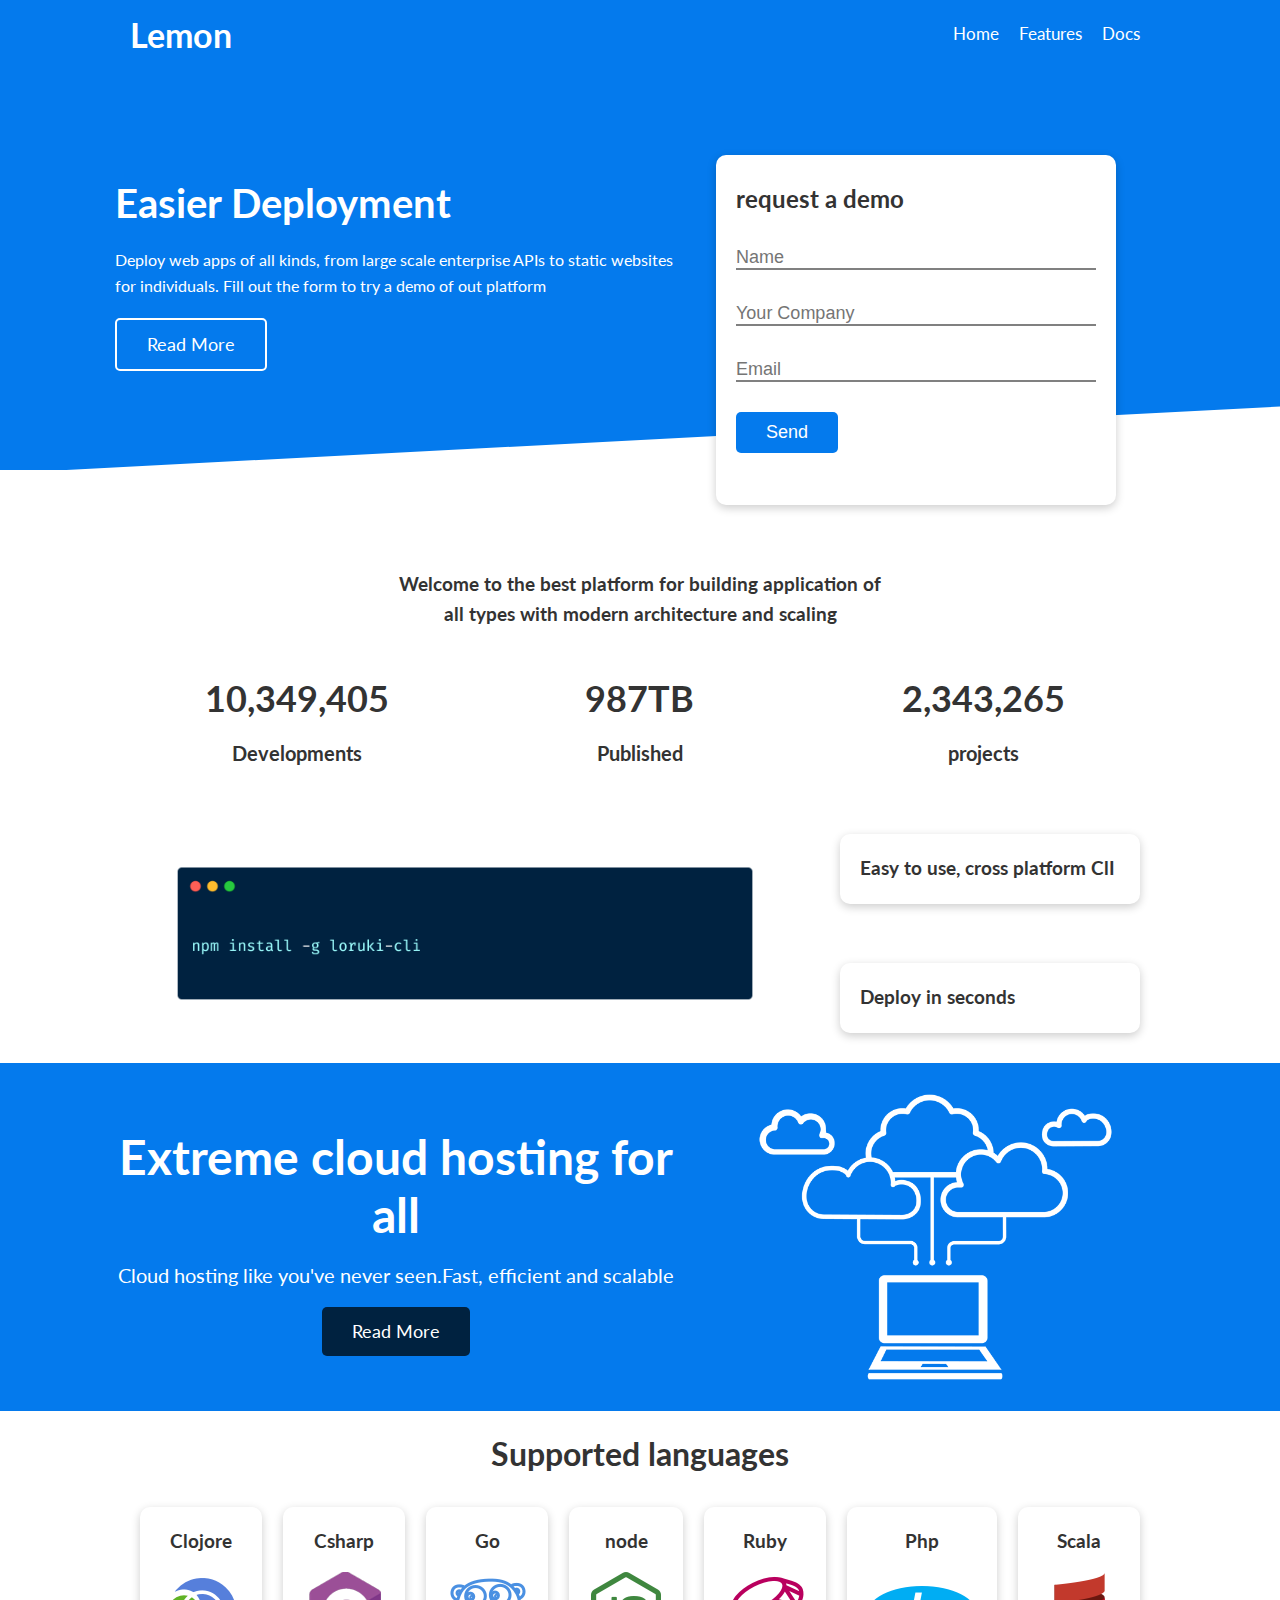
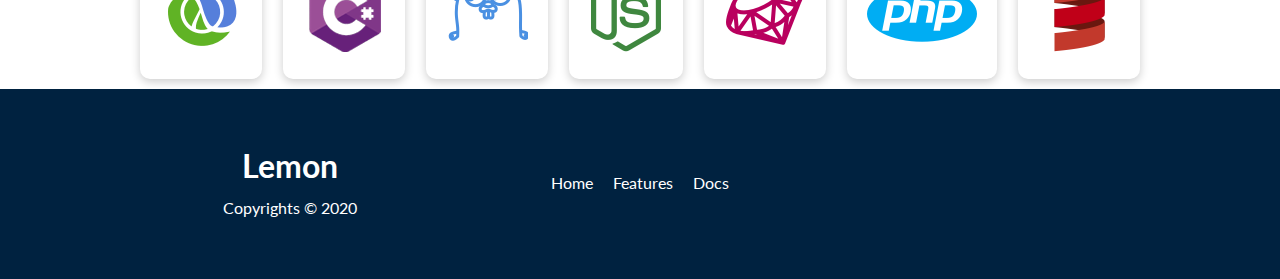
<file: index.html>
<!DOCTYPE html>
<html lang="en">
<head>
  <meta charset="UTF-8">
  <meta http-equiv="X-UA-Compatible" content="IE=edge">
  <meta name="viewport" content="width=device-width, initial-scale=1.0">
  <title>Document</title>
  <link rel="stylesheet" href="style.css">
  <link rel="stylesheet" href="utility.css">
  <link rel="stylesheet" href="docs.html">
  <link rel="stylesheet" href="https://cdnjs.cloudflare.com/ajax/libs/font-awesome/5.15.3/css/all.min.css" integrity="sha512-iBBXm8fW90+nuLcSKlbmrPcLa0OT92xO1BIsZ+ywDWZCvqsWgccV3gFoRBv0z+8dLJgyAHIhR35VZc2oM/gI1w==" crossorigin="anonymous" referrerpolicy="no-referrer" />
</head>
<body>
  <div class="navbar">
    <div class="container flex">
      <h1>Lemon</h1>
      <nav class="white-line">
        <ul>
          <li><a href="index.html">Home</a></li>
          <li><a href="Features.html">Features</a></li>
          <li><a href="docs.html">Docs</a></li>
        </ul>
      </nav>
    </div>
  </div>


                  <!--showcase-->
                  <section class="showcase">
                    <div class="container grid">
                      <div class="showcase-text">
                        <h1>Easier Deployment</h1>
                        <p>Deploy web apps of all kinds, from large scale enterprise APIs to static websites for individuals. Fill out the form to try a demo of out platform</p>
                        <a class="btn btn-outline" href="Features.html">Read More</a>
                      </div>

                     <div class="showcase-form card">
               <h2>request a demo</h2>
               <form action="thanks.html">
                 <div class="form-controls">
                 <input type="text" name="name" placeholder="Name" required>
                </div>
                 <div class="form-controls">
                 <input type="text" name="company" placeholder="Your Company" required>
                </div>
                 <div class="form-controls" autocomplete>
                 <input type="email" name="user-email" placeholder="Email" required>
                </div>
                <input class="btn btn-primary" type="submit" value="Send" name="submit">
               </form>
              </div>
                  </div>
                  </section>


                  <!--stats-->

   <section class="stats">
     <div class="container">
     
       <h3 class="stats-heading text-center">Welcome to the best platform for building application of all types with modern architecture and scaling</h3>
     

     <div class="grid grid-3 text-center my-4">
       <div>
         <i class="fas fa-server fa-3x"></i>
           <h3>10,349,405</h3>
           <p>Developments</p>
       </div>
       <div>
         <i class="fas fa-upload fa-3x"></i>
           <h3>987TB</h3>
           <p>Published</p>
       </div>
       <div>
         <i class="fas fa-project-diagram fa-3x"></i>
           <h3>2,343,265</h3>
           <p>projects</p>
       </div>
       
     </div>
    </div>
   </section>
         <!--cli-->
   <section class="cli">
     <div class="container grid">
       <img src="cli.png" alt="img">
     <div class="card">
       <h3>Easy to use, cross platform ClI</h3>
     </div>
     <div class="card">
       <h3>Deploy in seconds</h3>
     </div>
    </div>
   </section>

   <!--cloud-->
   <section class="cloud bg-primary my-1 py-1">
     <div class="container grid">
       <div class="text-center">
         <h2 class="lg">Extreme cloud hosting for all</h2>
         <p class="lead my-1">Cloud hosting like you've never seen.Fast, efficient and scalable</p>
         <a href="Features.html" class="btn btn-dark">Read More</a>
       </div>
       <img src="cloud.png" alt="cloud.img">
     </div>
   </section>

   <section class="languages">
     <h2 class="md text-center my-2">Supported languages</h2>
     <div class="container flex">
       <div class="card">
         <h3 class="m2">Clojore</h3>
         <img src="clojure.png">
       </div>
       <div class="card">
         <h3 class="m2">Csharp</h3>
         <img src="csharp.png">
       </div>
       <div class="card">
         <h3 class="m2">Go</h3>
         <img src="go.png">
       </div>
       <div class="card">
         <h3 class="m2">node</h3>
         <img src="node.png">
       </div>
       <div class="card">
         <h3 class="m2">Ruby</h3>
         <img src="ruby.png">
       </div>
       <div class="card">
         <h3 class="m2">Php</h3>
         <img src="php.png">
       </div>
       <div class="card">
         <h3 class="m2 ">Scala</h3>
         <img src="scala.png">
       </div>
     </div>
   </section>

   <footer class="bg-dark py-5 footer">
     <div class="container grid grid-3">
     <div class="text-center">
       <h1>Lemon</h1>
       <p>Copyrights &copy; 2020</p>
     </div>

     <nav class="white-line">
       <ul>
         <li><a href="index.html">Home</a></li>
         <li><a href="Features.html">Features</a></li>
         <li><a href="docs.html">Docs</a></li>
       </ul>
     </nav>

     <div class="social flex">
       
           <a href="#"><i class="fab fa-github fa-2x"></i></a>
           <a href="#"><i class="fab fa-facebook fa-2x"></i></a>
           <a href="#"><i class="fab fa-instagram fa-2x"></i></a>
           <a href="#"><i class="fab fa-twitter fa-2x"></i>
           </a>
  
     </div>
    </div>
   </footer>
</body>
</html>
</file>
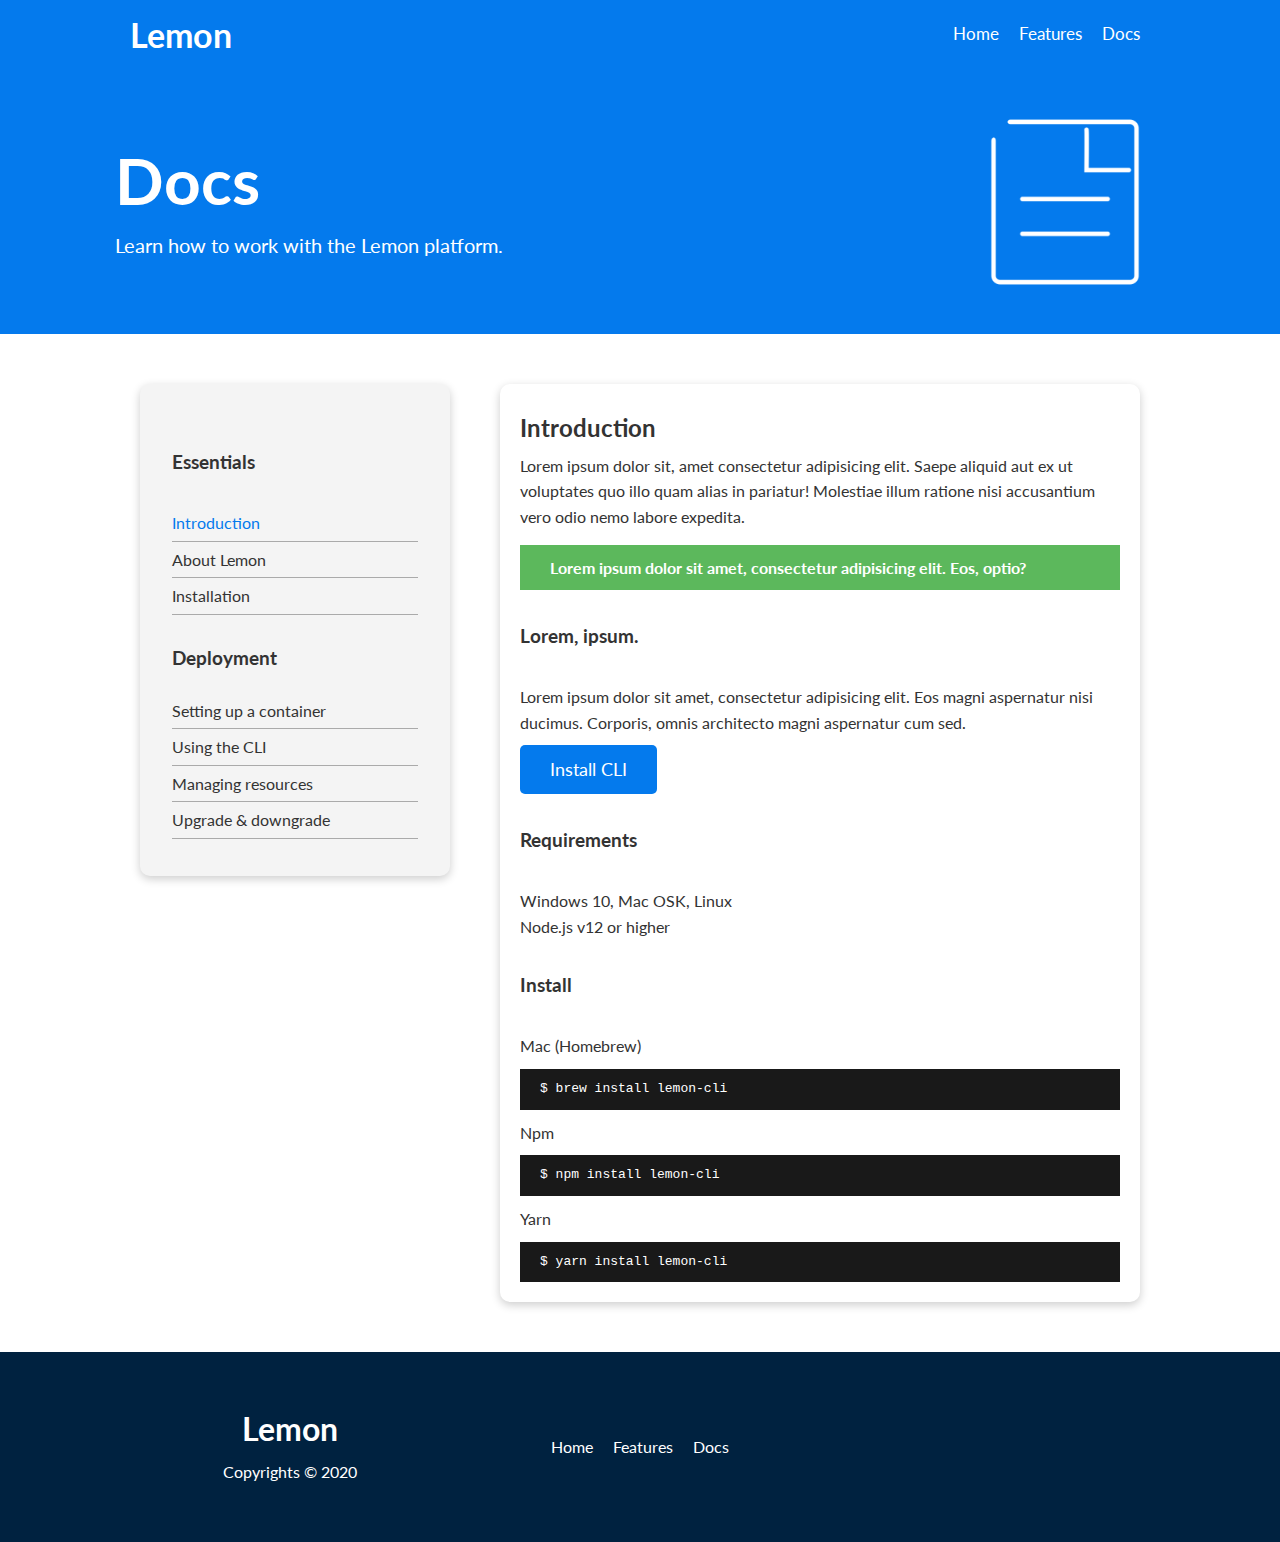
<file: docs.html>
<!DOCTYPE html>
<html lang="en">
<head>
  <meta charset="UTF-8">
  <meta http-equiv="X-UA-Compatible" content="IE=edge">
  <meta name="viewport" content="width=device-width, initial-scale=1.0">
  <title>Document</title>
  <link rel="stylesheet" href="style.css">
  <link rel="stylesheet" href="utility.css">
  <link rel="stylesheet" href="docs.html">
  <link rel="stylesheet" href="https://cdnjs.cloudflare.com/ajax/libs/font-awesome/5.15.3/css/all.min.css" integrity="sha512-iBBXm8fW90+nuLcSKlbmrPcLa0OT92xO1BIsZ+ywDWZCvqsWgccV3gFoRBv0z+8dLJgyAHIhR35VZc2oM/gI1w==" crossorigin="anonymous" referrerpolicy="no-referrer" />
</head>
<body>
  <div class="navbar">
    <div class="container flex">
      <h1>Lemon</h1>
      <nav class="white-line">
        <ul>
          <li><a href="index.html">Home</a></li>
          <li><a href="Features.html">Features</a></li>
          <li><a href="docs.html">Docs</a></li>
        </ul>
      </nav>
    </div>
  </div>
   <!--Docs-head-->
<section class="docs-head bg-primary py-3">
  <div class="container grid">
    <div>
      <h1 class="xl">
        Docs
      </h1>
      <p class="lead">
        Learn how to work with the Lemon platform.
      </p>
    </div>
    <img src="docs.png" alt="img">
  </div>
</section>
             
<!--docs-main-->

<section class="docs-main m-4">
  <div class="container grid">
    <div class="card bg-light p-3">
      <h3 class="my-3">Essentials</h3>
    <nav>
      <ul class="flex">
        <li><a class="text-primary" href="#">Introduction</a></li>
        <li><a href="#">About Lemon</a></li>
        <li><a href="#">Installation</a></li>
      </ul>
    </nav>
         <h3 class="my-2">Deployment</h3>
    <nav>
      <ul class="flex">
        <li><a href="#">Setting up a container</a></li>
        <li><a href="#">Using the CLI</a></li>
        <li><a href="#">Managing resources</a></li>
        <li><a href="#">Upgrade & downgrade</a></li>
      </ul>
    </nav>
    </div>

    <div class="card">
      <h2>Introduction</h2>
      <p>Lorem ipsum dolor sit, amet consectetur adipisicing elit. Saepe aliquid aut ex ut voluptates quo illo quam alias in pariatur! Molestiae illum ratione nisi accusantium vero odio nemo labore expedita.</p>
      <div class="alert alert-success">
        <i class="fas fa-info"></i>
       Lorem ipsum dolor sit amet, consectetur adipisicing elit. Eos, optio?
      </div>
      <h3 class="my-3">Lorem, ipsum.</h3>
      <p>Lorem ipsum dolor sit amet, consectetur adipisicing elit. Eos magni aspernatur nisi ducimus. Corporis, omnis architecto magni aspernatur cum sed.</p>
      <a href="#" class="btn btn-primary">Install CLI</a>
        
      <h3 class="my-3">Requirements</h3>
      <ul>
        <li>Windows 10, Mac OSK, Linux</li>
        <li>Node.js v12 or higher</li>
      </ul>
     <ul class="pre">
      <h3 class="my-3">Install</h3>
     <p>Mac (Homebrew)</p>
     <pre><code>$ brew install lemon-cli</code></pre>
     
     <p>Npm</p>
     <pre><code>$ npm install lemon-cli</code></pre>

     <p>Yarn</p>
     <pre><code>$ yarn install lemon-cli</code></pre>
    </ul>
    </div> 

  </div>
</section>

<!--footer-->
   <footer class="bg-dark py-5 footer">
     <div class="container grid grid-3">
     <div class="text-center">
       <h1>Lemon</h1>
       <p>Copyrights &copy; 2020</p>
     </div>

     <nav class="white-line">
       <ul>
         <li><a href="index.html">Home</a></li>
         <li><a href="Features.html">Features</a></li>
         <li><a href="docs.html">Docs</a></li>
       </ul>
     </nav>

     <div class="social flex">
       
           <a href="#"><i class="fab fa-github fa-2x"></i></a>
           <a href="#"><i class="fab fa-facebook fa-2x"></i></a>
           <a href="#"><i class="fab fa-instagram fa-2x"></i></a>
           <a href="#"><i class="fab fa-twitter fa-2x"></i>
           </a>
  
     </div>
    </div>
   </footer>
</body>
</html>
</file>
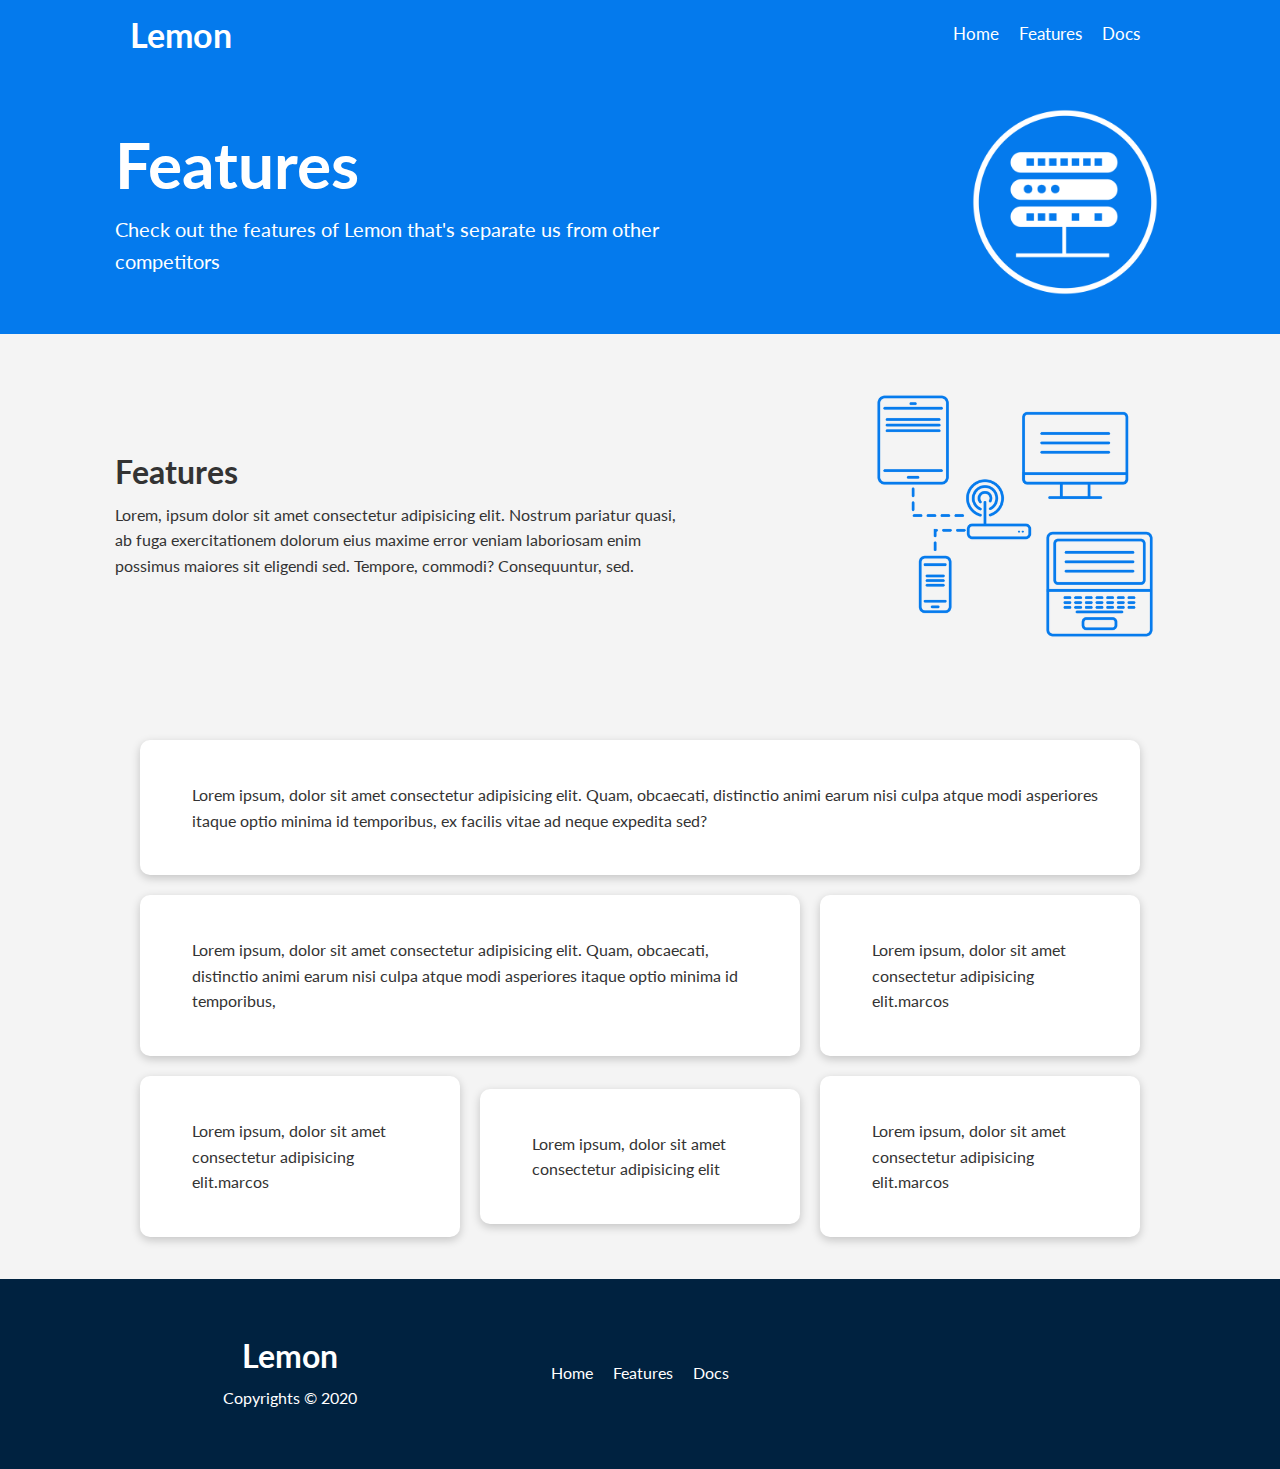
<file: Features.html>
<!DOCTYPE html>
<html lang="en">
<head>
  <meta charset="UTF-8">
  <meta http-equiv="X-UA-Compatible" content="IE=edge">
  <meta name="viewport" content="width=device-width, initial-scale=1.0">
  <title>Document</title>
  <link rel="stylesheet" href="style.css">
  <link rel="stylesheet" href="utility.css">
  <link rel="stylesheet" href="docs.html">
  <link rel="stylesheet" href="https://cdnjs.cloudflare.com/ajax/libs/font-awesome/5.15.3/css/all.min.css" integrity="sha512-iBBXm8fW90+nuLcSKlbmrPcLa0OT92xO1BIsZ+ywDWZCvqsWgccV3gFoRBv0z+8dLJgyAHIhR35VZc2oM/gI1w==" crossorigin="anonymous" referrerpolicy="no-referrer" />
</head>
<body>
  <div class="navbar">
    <div class="container flex">
      <h1>Lemon</h1>
      <nav class="white-line">
        <ul>
          <li><a href="index.html">Home</a></li>
          <li><a href="Features.html">Features</a></li>
          <li><a href="docs.html">Docs</a></li>
        </ul>
      </nav>
    </div>
  </div>
   <!--features-head-->
<section class="features-head bg-primary py-3">
  <div class="container grid">
    <div>
      <h1 class="xl">
        Features
      </h1>
      <p class="lead">
        Check out the features of Lemon that's separate us from other competitors
      </p>
    </div>
    <img src="server.png" alt="img">
  </div>
</section>
             
<!--features-sub-head-->
<section class="features-sub-head bg-light py-3">
  <div class="container grid">
     <div>
       <h1 class="md">Features</h1>
       <p>Lorem, ipsum dolor sit amet consectetur adipisicing elit. Nostrum pariatur quasi, ab fuga exercitationem dolorum eius maxime error veniam laboriosam enim possimus maiores sit eligendi sed. Tempore, commodi? Consequuntur, sed.</p>
     </div>
     <img src="server2.png" alt="img">
  </div>
</section>


<!--features-main-->

<section class="features-main bg-light py-3">
  <div class="container grid grid-3">
    <div class="card flex p-3">
      <i class="fas fa-server fa-3x"></i>
      <p>Lorem ipsum, dolor sit amet consectetur adipisicing elit. Quam, obcaecati, distinctio animi earum nisi culpa atque modi asperiores itaque optio minima id temporibus, ex facilis vitae ad neque expedita sed?</p>
    </div>
    <div class="card flex p-3">
      <i class="fas fa-power-off fa-3x"></i>
      <p>Lorem ipsum, dolor sit amet consectetur adipisicing elit. Quam, obcaecati, distinctio animi earum nisi culpa atque modi asperiores itaque optio minima id temporibus,</p>
    </div>
    <div class="card flex p-3">
      <i class="fas fa-upload fa-3x"></i>
      <p>Lorem ipsum, dolor sit amet consectetur adipisicing elit.marcos </p>
    </div>
    <div class="card flex p-3">
      <i class="fas fa-database fa-3x"></i>
      <p>Lorem ipsum, dolor sit amet consectetur adipisicing elit.marcos</p>
    </div>
    <div class="card flex p-3">
      <i class="fas fa-laptop-code fa-3x"></i>
      <p>Lorem ipsum, dolor sit amet consectetur adipisicing elit</p>
    </div>
    <div class="card flex p-3">
      <i class="fas fa-server fa-3x"></i>
      <p>Lorem ipsum, dolor sit amet consectetur adipisicing elit.marcos</p>
    </div>
  
  </div>
</section>
<!--footer-->
   <footer class="bg-dark py-5 footer">
     <div class="container grid grid-3">
     <div class="text-center">
       <h1>Lemon</h1>
       <p>Copyrights &copy; 2020</p>
     </div>

     <nav class="white-line">
       <ul>
         <li><a href="index.html">Home</a></li>
         <li><a href="Features.html">Features</a></li>
         <li><a href="docs.html">Docs</a></li>
       </ul>
     </nav>

     <div class="social flex">
       
           <a href="#"><i class="fab fa-github fa-2x"></i></a>
           <a href="#"><i class="fab fa-facebook fa-2x"></i></a>
           <a href="#"><i class="fab fa-instagram fa-2x"></i></a>
           <a href="#"><i class="fab fa-twitter fa-2x"></i>
           </a>
  
     </div>
    </div>
   </footer>
</body>
</html>
</file>
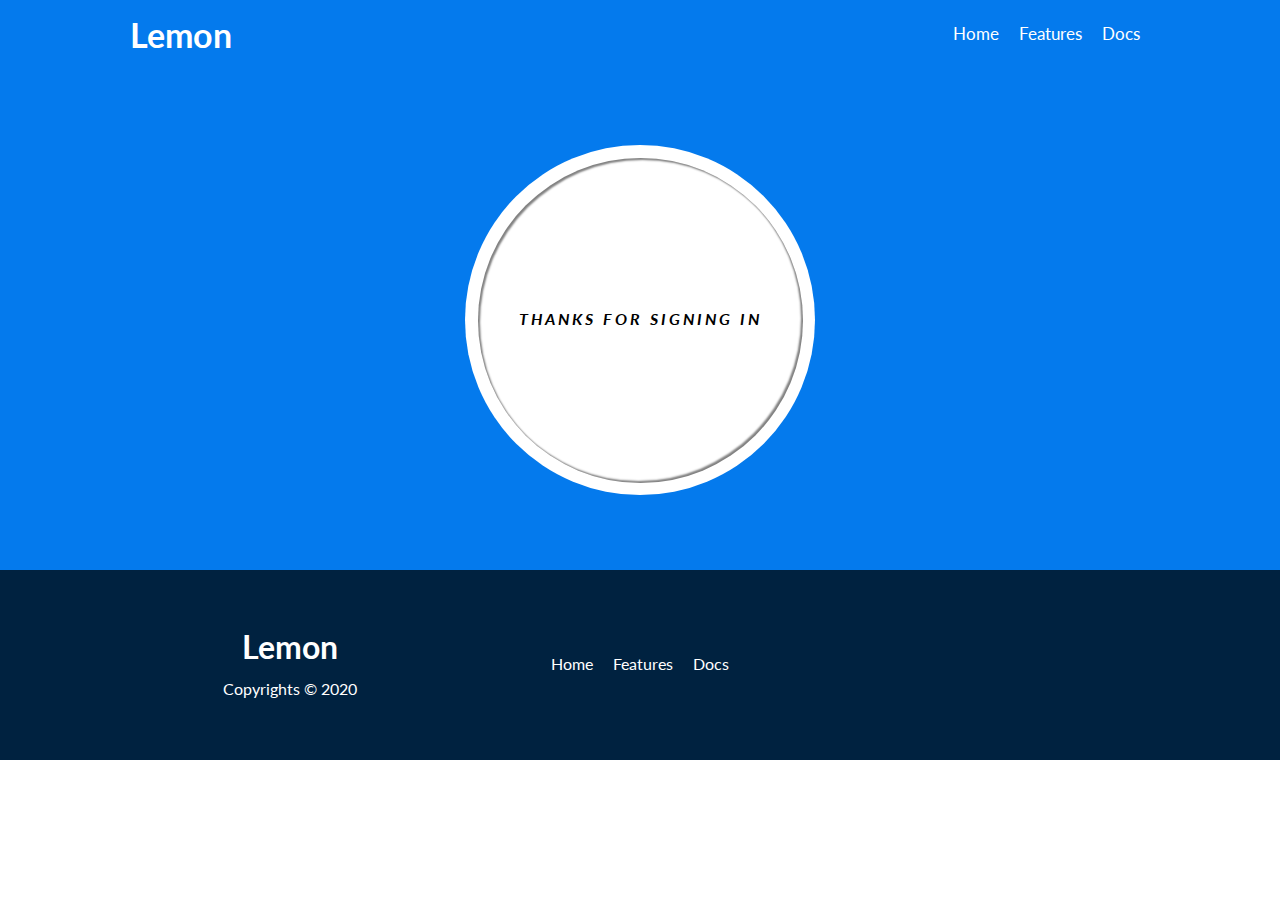
<file: thanks.html>
<!DOCTYPE html>
<html lang="en">
<head>
  <meta charset="UTF-8">
  <meta http-equiv="X-UA-Compatible" content="IE=edge">
  <meta name="viewport" content="width=device-width, initial-scale=1.0">
  <title>Document</title>
  <link rel="stylesheet" href="style.css">
  <link rel="stylesheet" href="utility.css">
  <link rel="stylesheet" href="docs.html">
  <link rel="stylesheet" href="https://cdnjs.cloudflare.com/ajax/libs/font-awesome/5.15.3/css/all.min.css" integrity="sha512-iBBXm8fW90+nuLcSKlbmrPcLa0OT92xO1BIsZ+ywDWZCvqsWgccV3gFoRBv0z+8dLJgyAHIhR35VZc2oM/gI1w==" crossorigin="anonymous" referrerpolicy="no-referrer" />
</head>
<body>
  <div class="navbar">
    <div class="container flex">
      <h1>Lemon</h1>
      <nav class="white-line">
        <ul>
          <li><a href="index.html">Home</a></li>
          <li><a href="Features.html">Features</a></li>
          <li><a href="docs.html">Docs</a></li>
        </ul>
      </nav>
    </div>
  </div>

  <!--thanks-->
  <div class="wrapper flex">
    <div class="container flex">
    <div class="grand-parent flex">
      <div class="parent flex">
         <div class="child sm">
           <nav class="white-line">
             <ul>
               <li><a href="#">
           Thanks For Signing In
          </a>
          </li>
           </ul>
          </nav>
         </div>
      </div>
    </div>
  </div>
  </div>

<!--footer-->
   <footer class="bg-dark py-5 footer">
     <div class="container grid grid-3">
     <div class="text-center">
       <h1>Lemon</h1>
       <p>Copyrights &copy; 2020</p>
     </div>

     <nav class="white-line">
       <ul>
         <li><a href="index.html">Home</a></li>
         <li><a href="Features.html">Features</a></li>
         <li><a href="docs.html">Docs</a></li>
       </ul>
     </nav>

     <div class="social flex">
       
           <a href="#"><i class="fab fa-github fa-2x"></i></a>
           <a href="#"><i class="fab fa-facebook fa-2x"></i></a>
           <a href="#"><i class="fab fa-instagram fa-2x"></i></a>
           <a href="#"><i class="fab fa-twitter fa-2x"></i>
           </a>
  
     </div>
    </div>
   </footer>
</body>
</html>
</file>
<file: style.css>
@import url('https://fonts.googleapis.com/css2?family=Lato:wght@300&display=swap');

:root{
  --primary-color: #047aed;
  --secondary-color: #1c3fa8;
  --dark-color: #002240;
  --light-color: #f4f4f4;
  --success-color: #5cb85c;
  --error-color: #d9534f;
}
*{
  margin: 0;
  padding: 0;
  box-sizing: border-box;
}
body{
  font-family: 'Lato', sans-serif;
  color: #333;
  line-height: 1.6;
}
ul{
  list-style-type: none;
}

h2, h1{
  line-height: 1.2;
  margin: 10px 0;
}
a{
  text-decoration: none;
  color: #333;
}

p{
  margin: 10px 0;
}

img{
  width: 100%;
}
           /*navbar*/
.navbar{
  background: #047aed;
  color: white;
  height: 70px;
  font-size: 17px;
}

nav ul {
  display: flex;
  align-items: center;
  justify-content: center;
}


.white-line a:hover::after{
  width: 100%;
  height: 2px;
}


              /*showcase*/

.showcase{
  height: 400px;
  background-color: var(--primary-color);
  color: white;
  position: relative;
}              

.showcase h1{
  font-size: 40px;
}

.showcase p{
  margin: 20px 0;
}

.container.grid{
  grid-template-columns: 55% 45%;
  gap: 30px;
  overflow: visible;
}

.showcase-text{
  animation: SlideFromLeft 1s ease-in;
}

.showcase-form{
  position: relative;
  top: 60px;
  height: 350px;
  width: 400px;
  z-index:999;
  animation: SlideFromRight 1s ease-in;
}

.showcase-form .form-controls{
  margin: 30px 0;

}

.showcase-form input[type="text"],
.showcase-form input[type="email"]{
  border: none;
  border-bottom: 2px solid gray;
  width: 100%;
  font-size: 18px;
}

.showcase::after{
  content: '';
  height: 100px;
  position: absolute;
  bottom: -70px;
  left: 0;
  right: 0;
  background-color: #fff;
  transform: skewY(-3deg);
  -webkit-transform: skewY(-3deg);
  -moz-transform: skewY(-3deg);
  -ms-transform: skewY(-3deg);
}
.showcase-form input:focus{
  outline: none;
}

/*stats*/
.stats{
  padding-top: 100px;
  animation: SlideFromBottom 1s ease-in;
}

.stats-heading{
  max-width: 500px;
  margin: auto;
}

.stats .grid h3{
  font-size: 36px;
}

.stats .grid p{
  font-size: 20px;
  font-weight: bold;
}

.cli .grid{
  grid-template-columns: repeat(3,1fr);
  grid-template-rows: repeat(2,1fr);
}

.cli .grid > *:first-child{
  grid-column: 1 / 2 span;
  grid-row: 1 / -1;
}
    
/*languages*/

.languages .flex{
  flex-wrap: wrap;
}
.languages .card{
  text-align: center;
  transition: transform 0.2s;
}
.languages .card:hover{
  transform: translateY(-15px);
}
.languages .card img{
  margin-top: 15px;
}

.features-head img,
.features-sub-head img{
  width: 200px;
  justify-self: flex-end;
}

.features-sub-head img{
  width: 300px;
  justify-self: flex-end;
}

.features-main i{
  margin-right: 20px;
}
.features-main .grid{
  gap: 0px;
}
/*i didn't worked on rows.so i didn't gave "grid-row"tag*/
.features-main .grid > *:first-child{
  grid-column: 1 / -1;
}
.features-main .grid > *:nth-child(2){
  grid-column: 1 / span 2;
}

/*docs*/
.docs-head img{
  width: 200px;
  justify-self: flex-end;
}

.docs-main .flex{
  flex-direction: column;
  align-items: flex-start;
}

.docs-main .grid{
  grid-template-columns: 1fr 2fr;
  align-items: flex;
}

.docs-main .grid{
  align-items: flex-start;
}
.docs-main nav li{
  width: 100%;
  border-bottom: 1px solid rgba(0,0,0,0.3);
  padding-bottom: 5px;
  margin-bottom: 5px;
}

.docs-main a:hover{
  font-weight: bold;
}

.pre{
  width: 100%;
}
pre{
  width: 100%;
  background: rgba(0,0,0,0.9);
  color: white;
  padding: 10px 20px;
}

/*thanks*/
.wrapper{
  background-color: var(--primary-color);
  height: 500px;
}

.grand-parent{
  width: 350px;
  height: 350px;
  background-color: white;
  border-radius: 50%;
}

.parent{
  width: 325px;
  height: 325px;
  background-color: white;
  border-radius: 50%;
  box-shadow:inset -2px -2px 2px gray,
             inset 2px 2px 2px gray;
}

.child{
  letter-spacing: 3px;
  font-weight: bolder;
  text-transform: uppercase;
  font-style: italic;
}
/*footer*/
/*social*/
.social i{
  padding-left: 20px;
  color: white;

}

/*animations*/

@keyframes SlideFromLeft{
  0%{
    transform: translateX(-100%);
  }

  100%{
    transform: translateX(0);
  }
}

@keyframes SlideFromRight{
  0%{
    transform: translateX(100%);
  }

  100%{
    transform: translateX(0);
  }
}

@keyframes SlideFromTop{
  0%{
    transform: translateY(-100%);
  }

  100%{
    transform: translateY(0);
  }
}

@keyframes SlideFromBottom{
  0%{
    transform: translateY(100%);
  }

  100%{
    transform: translateY(0);
  }
}


/*media quires*/
            
/*tab and under*/

@media(max-width: 768px){

  .showcase .grid,
  .stats .grid.grid-3,
  .cli .grid,
  .cloud .grid,
  .footer .grid.grid-3,
  .features-head .grid,
  .features-sub-head .grid,
  .features-main .grid.grid-3,
  .docs-head .grid,
  .docs-main .grid{
    grid-template-columns: 1fr;
    grid-template-rows: 1fr;
  }
   
  .showcase{
    height: auto;
  }

  .showcase-text{
    text-align: center;
    margin-top: 40px;
    animation: SlideFromTop 1s ease-in;
  }

  .showcase-form{
    justify-self: center;
    animation: SlideFromBottom 1s ease-in;
  }

  .cli .grid > *:first-child{
    grid-column: 1;
    grid-row: 1;
  }
  
  .features-head,
  .features-sub-head,
  .features-main,
  .docs-head{
    text-align: center;
  }

  .features-head img,
  .features-sub-head img,
  .docs-head img{
    justify-self: center;
  }
  
  .features-main .grid > *:first-child,
  .features-main .grid > *:nth-child(2){
    grid-column: 1;
  }
}

/*mobile and under*/

@media(max-width: 450px){
  .navbar{
    height: 110px;
    
  }

  .container.flex{
    flex-direction: column;
    overflow: hidden;
  }

  .showcase-text{
    justify-self: center;
    max-width: 280px;
  }

  .showcase-form{
    width: 80vw;
  }
}
</file>
<file: utility.css>
/*navigation*/
.white-line li{
  color: white;
  padding: 10px;
  transition: border-bottom 3s;
}

.white-line li{
 padding: 5px 10px;
}

.white-line a{
 color: white;
}
  /*for thanks.html*/
.child .white-line a{
  color: black;
}

.child .white-line a::after{
  background: var(--primary-color);
  height: 3px;
}
/*end of thanks.html*/

.white-line a::after{
 content: '';
 width: 0;
 height: 2px;
 background: white;
 display: block;
 margin: 0 auto;
 transition: all 0.5s;
 
}
 /*navigation ends*/
.container {
  max-width: 1100px;
  margin: 0 auto;
  overflow: auto;
  padding: 0 40px;
  height: 100%;
}
.card {
  background: white;
  box-shadow: 0 3px 10px rgba(0, 0, 0, 0.2);
  border-radius: 10px;
  padding: 20px;
  margin: 10px;
  color: #333;
}

.btn {
  border: none;
  display: inline-block;
  color: white;
  padding: 10px 30px;
  background-color: var(--primary-color);
  border-radius: 5px;
  font-size: 18px;
  cursor: pointer;
  transition: all 0.1s;
}

.btn:hover {
  transform: scale(0.98);
}

.btn-outline {
  border: 2px solid white;
  background-color: transparent;
}

/*alert*/
.alert{
  background-color: var(--light-color);
  padding: 10px 20px;
  margin: 15px 0;
  font-weight: bold;
}

.alert-success{
  background-color: var(--success-color);
  color: white;
}

.alert-error{
  background-color: var(--error-color);
  color: white;
}

.alert i{
  margin-right: 10px;
}

.container.flex {
  justify-content: space-between;
}
.flex {
  display: flex;
  justify-content: center;
  align-items: center;
}

.grid {
  display: grid;
  grid-template-columns: repeat(2, 1fr);
  gap: 10px;
  justify-content: center;
  align-items: center;
  height: 100%;
}
.grid.grid-3 {
  grid-template-columns: repeat(3, 1fr);
}

.text-center {
  text-align: center;
}

/*text-sizes*/
.lead {
  font-size: 20px;
}
.sm {
  font-size: 1rem;
}
.md {
  font-size: 2rem;
}
.lg {
  font-size: 3rem;
}

.xl {
  font-size: 4rem;
}
/*background & colors*/
.bg-primary,
.btn-primary {
  background-color: var(--primary-color);
  color: white;
}
.bg-secondary,
.btn-secondary {
  background-color: var(--secondary-color);
  color: white;
}
.bg-dark,
.btn-dark {
  background-color: var(--dark-color);
  color: white;
}
.bg-light,
.btn-light {
  background-color: var(--light-color);
  color: #333;
}

/*text-colors*/
.text-primary{
color: var(--primary-color);
}

.text-secondary{
color: var(--secondary-color);
}

.text-dark{
color: var(--dark-color);
}

.text-light{
color: var(--light-color);
}

/*margin*/
.my-1 {
  margin: 1rem 0;
}
.my-2 {
  margin: 1.5rem 0;
}
.my-3 {
  margin: 2rem 0;
}
.my-4 {
  margin: 2.5rem 0;
}
.my-5 {
  margin: 3rem 0;
}

.m-1 {
  margin: 1rem;
}
.m-2 {
  margin: 1.5rem;
}
.m-3 {
  margin: 2rem;
}
.m-4 {
  margin: 2.5rem;
}
.m-5 {
  margin: 3rem;
}

/*padding*/
.py-1 {
  padding: 1rem 0;
}
.py-2 {
  padding: 1.5rem 0;
}
.py-3 {
  padding: 2rem 0;
}
.py-4 {
  padding: 2.5rem 0;
}
.py-5 {
  padding: 3rem 0;
}

.p-1 {
  padding: 1rem;
}
.p-2 {
  padding: 1.5rem;
}
.p-3 {
  padding: 2rem;
}
.p-4 {
  padding: 2.5rem;
}
.p-5 {
  padding: 3rem;
}
</file>
